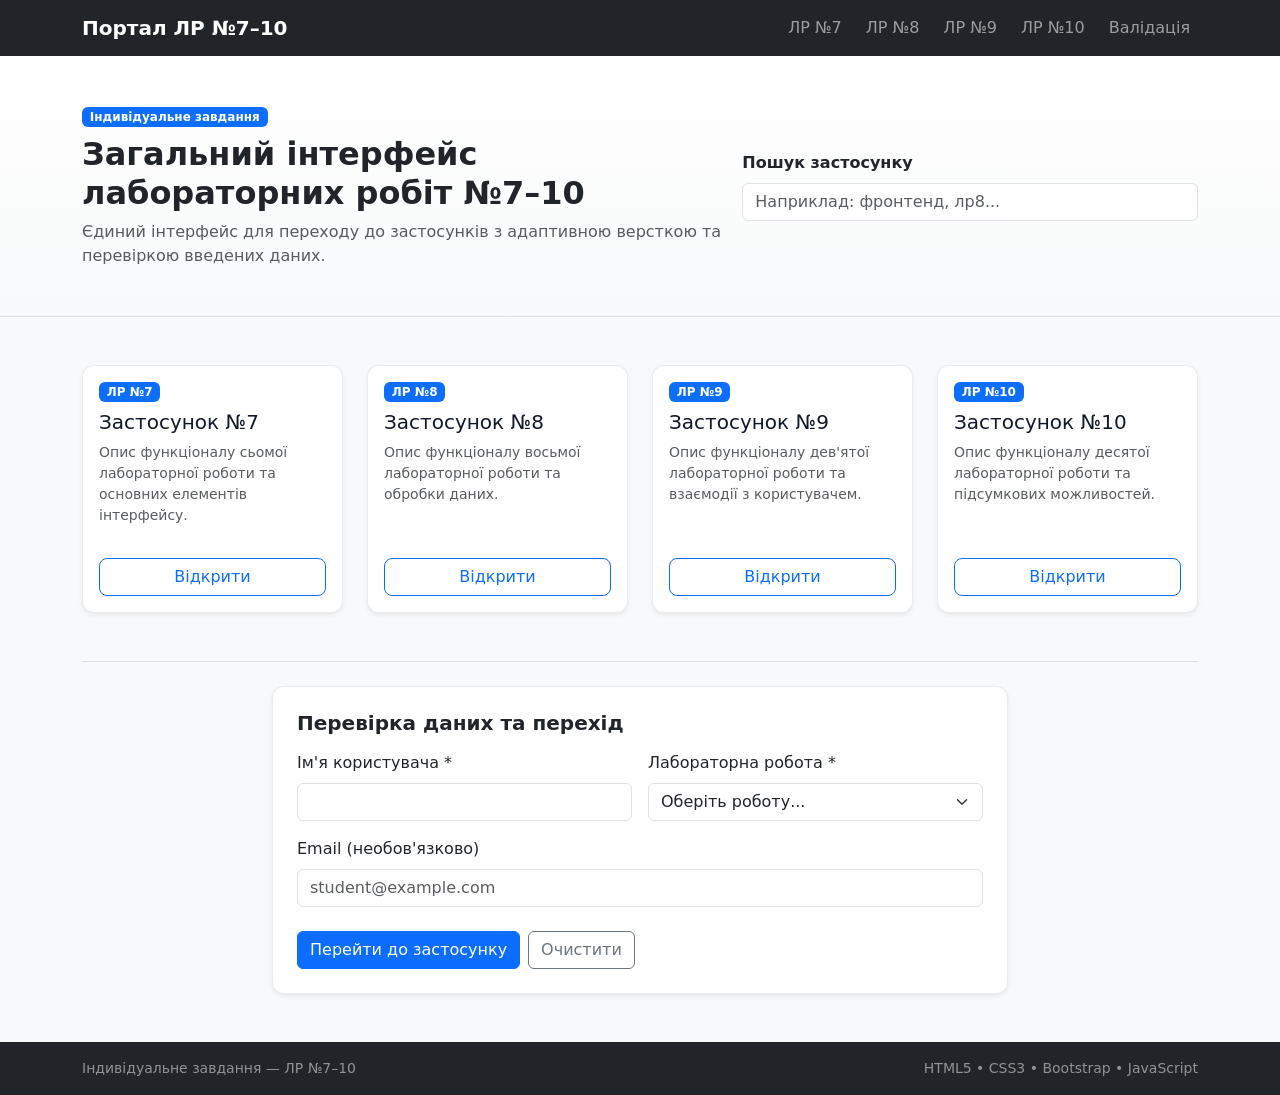
<file: індивідуальне завдання/index.html>
<!DOCTYPE html>
<html lang="uk">
<head>
  <meta charset="UTF-8" />
  <meta name="viewport" content="width=device-width, initial-scale=1.0" />
  <title>Індивідуальне завдання — Портал ЛР №7–10</title>
  <link href="https://cdn.jsdelivr.net/npm/bootstrap@5.3.3/dist/css/bootstrap.min.css" rel="stylesheet" />
  <link rel="stylesheet" href="style.css" />
</head>
<body class="bg-light d-flex flex-column min-vh-100">

  <nav class="navbar navbar-expand-lg navbar-dark bg-dark sticky-top">
    <div class="container">
      <a class="navbar-brand fw-bold" href="index.html">Портал ЛР №7–10</a>
      <button class="navbar-toggler" type="button" data-bs-toggle="collapse" data-bs-target="#mainNavbar"
        aria-controls="mainNavbar" aria-expanded="false" aria-label="Перемкнути меню">
        <span class="navbar-toggler-icon"></span>
      </button>
      <div class="collapse navbar-collapse" id="mainNavbar">
        <ul class="navbar-nav ms-auto gap-lg-2">
          <li class="nav-item"><a class="nav-link" href="лр7 фронтенд/index.html">ЛР №7</a></li>
          <li class="nav-item"><a class="nav-link" href="лр8 фронтенд/index.html">ЛР №8</a></li>
          <li class="nav-item"><a class="nav-link" href="лр9 фронтенд/index.html">ЛР №9</a></li>
          <li class="nav-item"><a class="nav-link" href="лр10 фронтенд/index.html">ЛР №10</a></li>
          <li class="nav-item"><a class="nav-link" href="#access-form">Валідація</a></li>
        </ul>
      </div>
    </div>
  </nav>

  <header class="portal-header py-4 py-md-5 bg-white border-bottom">
    <div class="container">
      <div class="row align-items-center g-3">
        <div class="col-12 col-lg-7">
          <span class="badge text-bg-primary mb-2">Індивідуальне завдання</span>
          <h1 class="h2 fw-bold mb-2">Загальний інтерфейс лабораторних робіт №7–10</h1>
          <p class="text-muted mb-0">
            Єдиний інтерфейс для переходу до застосунків з адаптивною версткою та перевіркою введених даних.
          </p>
        </div>
        <div class="col-12 col-lg-5">
          <label for="searchInput" class="form-label fw-semibold">Пошук застосунку</label>
          <input type="search" id="searchInput" class="form-control" placeholder="Наприклад: фронтенд, лр8..." />
        </div>
      </div>
    </div>
  </header>

  <main class="container my-4 my-md-5 flex-grow-1">
    <div id="labsGrid" class="row row-cols-1 row-cols-sm-2 row-cols-xl-4 g-4"></div>

    <div id="noResults" class="alert alert-secondary text-center mt-4 d-none" role="alert">
      За вашим запитом застосунків не знайдено.
    </div>

    <section id="access-form" class="mt-5 pt-4 border-top">
      <div class="row justify-content-center">
        <div class="col-12 col-lg-8">
          <div class="card shadow-sm form-card">
            <div class="card-body p-4">
              <h2 class="h5 fw-bold mb-3">Перевірка даних та перехід</h2>
              <form id="labAccessForm" novalidate>
                <div class="row g-3">
                  <div class="col-12 col-md-6">
                    <label for="userName" class="form-label">Ім'я користувача *</label>
                    <input type="text" id="userName" class="form-control" required minlength="2" maxlength="40" />
                    <div class="invalid-feedback">Введіть ім'я (від 2 до 40 символів).</div>
                  </div>
                  <div class="col-12 col-md-6">
                    <label for="labSelect" class="form-label">Лабораторна робота *</label>
                    <select id="labSelect" class="form-select" required>
                      <option value="" selected disabled>Оберіть роботу...</option>
                    </select>
                    <div class="invalid-feedback">Оберіть лабораторну роботу зі списку.</div>
                  </div>
                  <div class="col-12">
                    <label for="userEmail" class="form-label">Email (необов'язково)</label>
                    <input type="email" id="userEmail" class="form-control" placeholder="student@example.com" />
                    <div class="invalid-feedback">Вкажіть коректну адресу електронної пошти.</div>
                  </div>
                </div>

                <div class="d-flex flex-wrap gap-2 mt-4">
                  <button type="submit" class="btn btn-primary">Перейти до застосунку</button>
                  <button type="button" id="resetBtn" class="btn btn-outline-secondary">Очистити</button>
                </div>

                <div id="statusBox" class="alert alert-info mt-3 d-none" role="alert"></div>
              </form>
            </div>
          </div>
        </div>
      </div>
    </section>
  </main>

  <footer class="bg-dark text-white-50 py-3 mt-auto">
    <div class="container small d-flex flex-column flex-sm-row justify-content-between gap-2">
      <span>Індивідуальне завдання — ЛР №7–10</span>
      <span>HTML5 • CSS3 • Bootstrap • JavaScript</span>
    </div>
  </footer>

  <script src="https://cdn.jsdelivr.net/npm/bootstrap@5.3.3/dist/js/bootstrap.bundle.min.js"></script>
  <script src="script.js"></script>
</body>
</html>
</file>
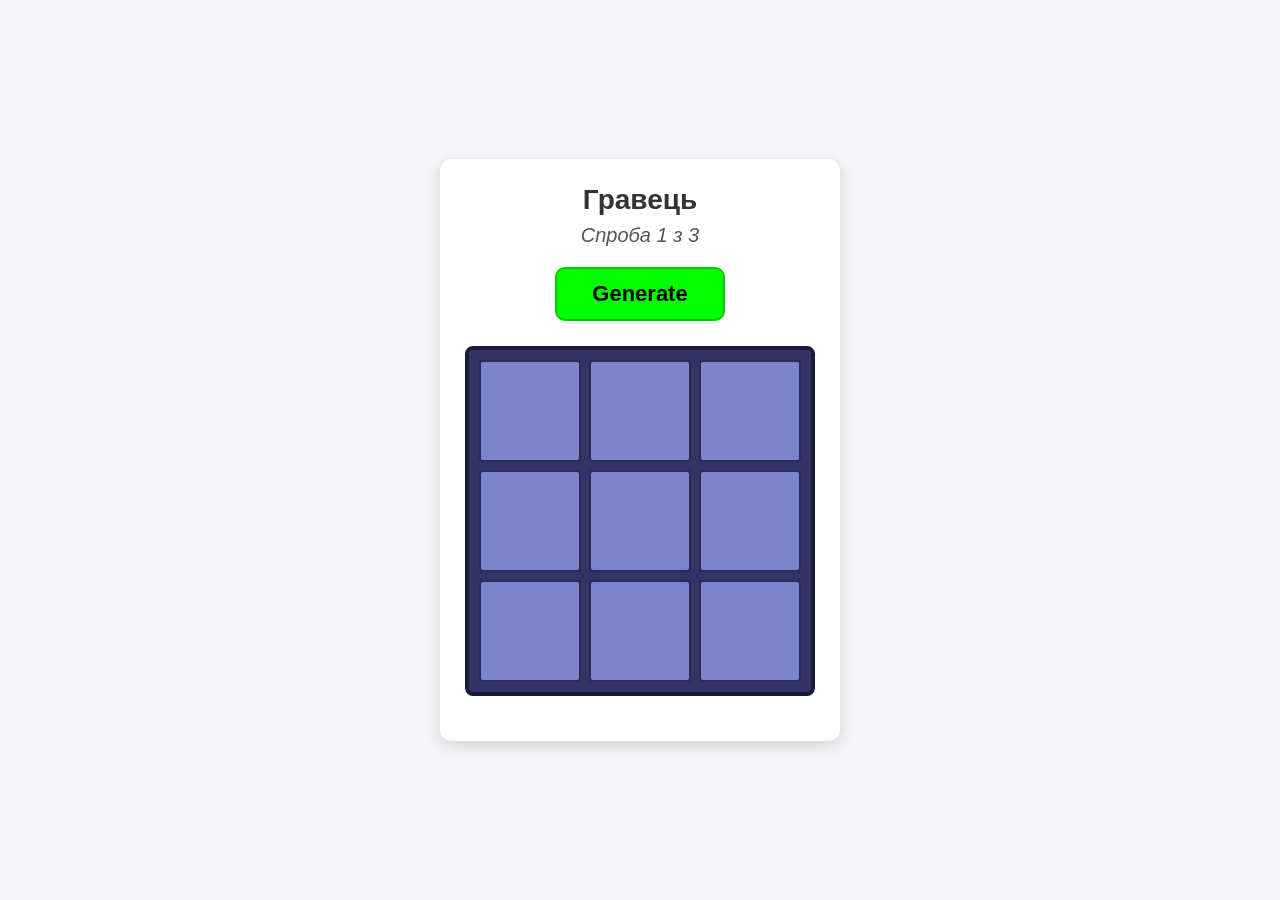
<file: індивідуальне завдання/лр10 фронтенд/index.html>
<!DOCTYPE html>
<html lang="uk">
<head>
    <meta charset="UTF-8">
    <meta name="viewport" content="width=device-width, initial-scale=1.0">
    <title>Гра «Однорукий бандит»</title>
    <link rel="stylesheet" href="style.css">
</head>
<body>

    <div class="slot-machine">
        <h1 id="user-name">User</h1>
        <div id="attempts-info" class="attempts">Спроба 1 з 3</div>
        
        <button id="generate-btn">Generate</button>

        <div class="grid" id="grid">
            <!-- 9 ячеек (3х3) -->
            <div class="cell" id="c0"></div>
            <div class="cell" id="c1"></div>
            <div class="cell" id="c2"></div>
            <div class="cell" id="c3"></div>
            <div class="cell" id="c4"></div>
            <div class="cell" id="c5"></div>
            <div class="cell" id="c6"></div>
            <div class="cell" id="c7"></div>
            <div class="cell" id="c8"></div>
        </div>

        <div id="message" class="message"></div>
    </div>

    <script src="script.js"></script>
</body>
</html>
</file>
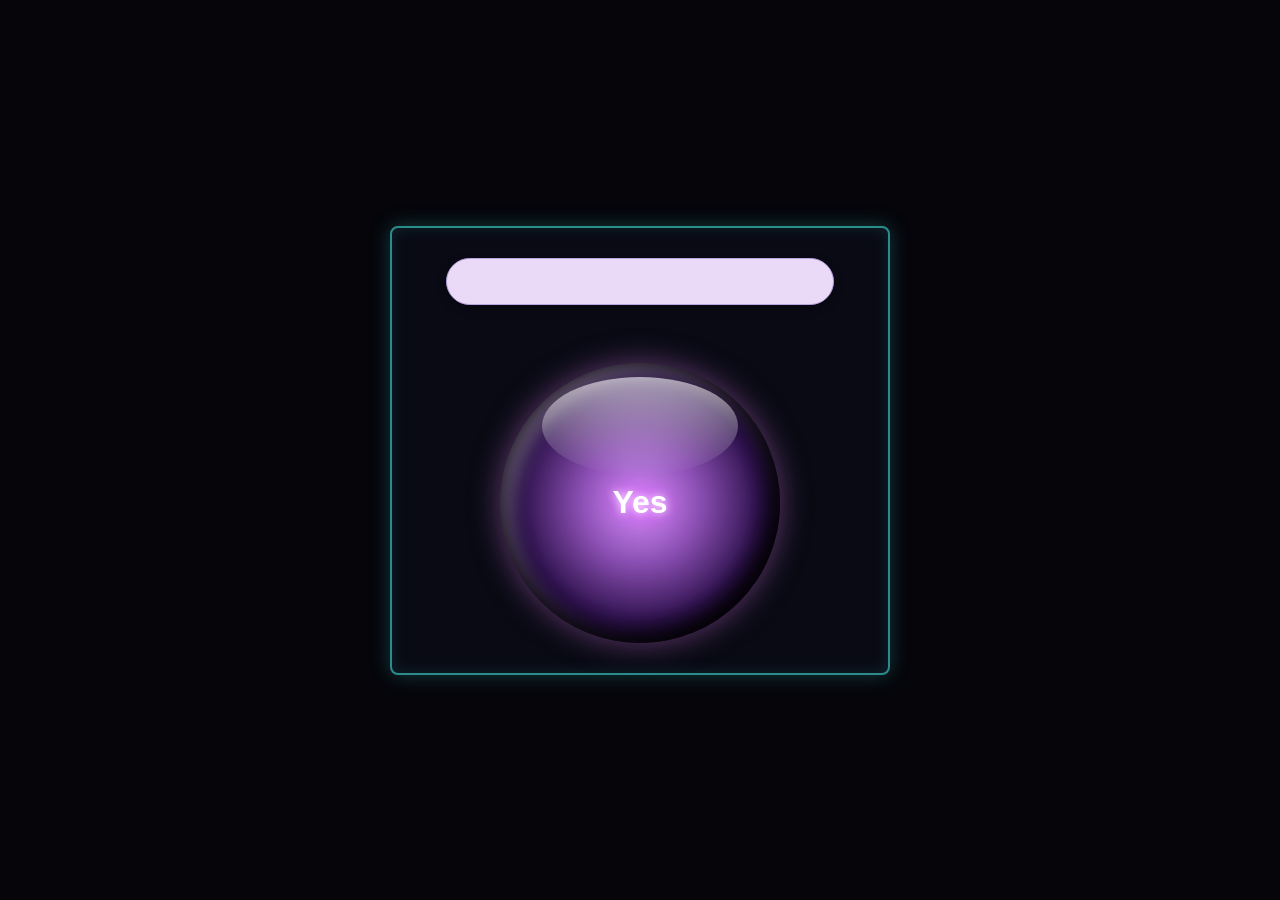
<file: індивідуальне завдання/лр7 фронтенд/index.html>
<!DOCTYPE html>
<html lang="uk">
<head>
    <meta charset="UTF-8">
    <meta name="viewport" content="width=device-width, initial-scale=1.0">
    <title>Лабораторна робота №7 — Магічна куля</title>
    <link rel="stylesheet" href="style.css">
</head>
<body>
    <script src="script.js"></script>
</body>
</html>
</file>
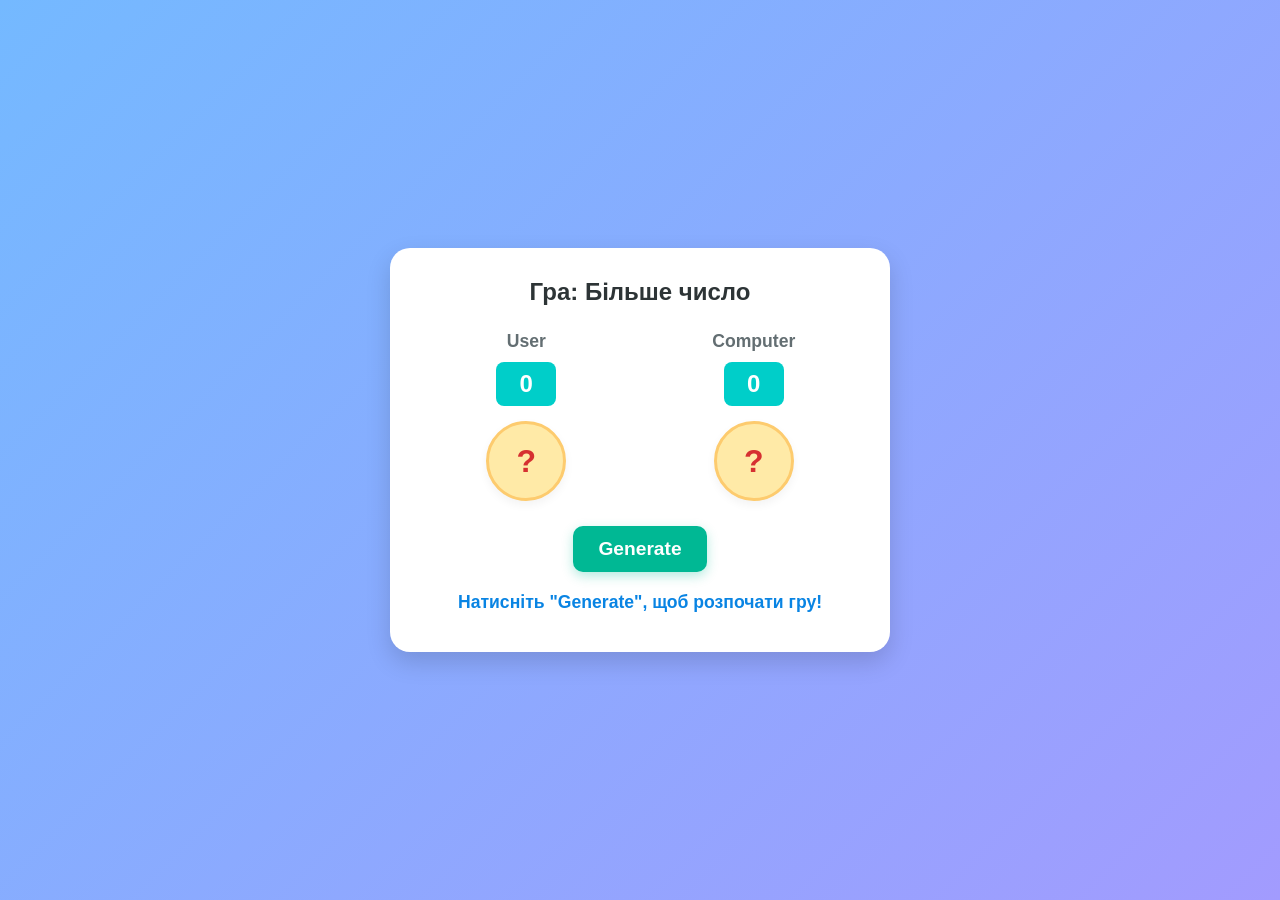
<file: індивідуальне завдання/лр8 фронтенд/index.html>
<!DOCTYPE html>
<html lang="uk">
<head>
    <meta charset="UTF-8">
    <meta name="viewport" content="width=device-width, initial-scale=1.0">
    <title>Лабораторна робота № 8 - Гра «Більше число»</title>
    <link rel="stylesheet" href="style.css">
</head>
<body>

    <div class="container">
        <h1 id="title">Гра: Більше число</h1>
        
        <div class="game-area">
            <div class="player-card">
                <div class="player-name" id="userNameLabel">User</div>
                <div class="score-box" id="userScore">0</div>
                <div class="number-circle" id="userNumber">?</div>
            </div>

            <div class="player-card">
                <div class="player-name">Computer</div>
                <div class="score-box" id="computerScore">0</div>
                <div class="number-circle" id="computerNumber">?</div>
            </div>
        </div>

        <button class="btn-generate" id="generateBtn">Generate</button>
        
        <div id="message">Натисніть "Generate", щоб розпочати гру!</div>
        
        <button class="reset-btn" id="resetBtn">Грати знову</button>
    </div>

    <script src="script.js"></script>
</body>
</html>
</file>
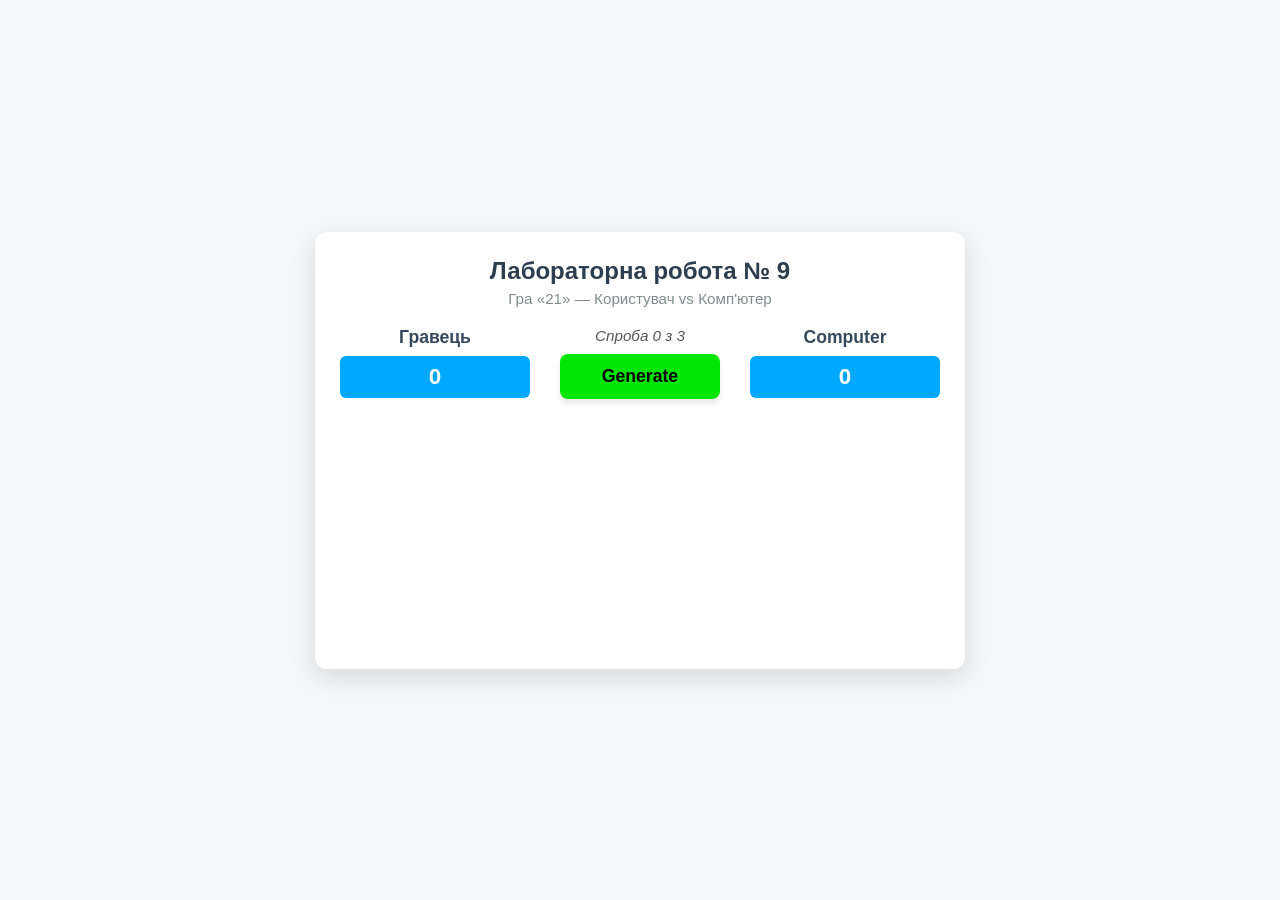
<file: індивідуальне завдання/лр9 фронтенд/index.html>
<!DOCTYPE html>
<html lang="uk">
<head>
    <meta charset="UTF-8">
    <meta name="viewport" content="width=device-width, initial-scale=1.0">
    <title>Лабораторна робота №9 — Гра «21»</title>
    <link rel="stylesheet" href="style.css">
</head>
<body>

    <div class="game-container">
        <h1>Лабораторна робота № 9</h1>
        <div class="subtitle">Гра «21» — Користувач vs Комп'ютер</div>

        <div class="game-board">
            <div class="player-box">
                <div class="player-name" id="user-name-label">User</div>
                <div class="score-badge" id="user-score">0</div>
            </div>

            <div class="center-controls">
                <div class="attempt-info" id="attempt-label">Спроба 0 з 3</div>
                <button class="btn-generate" id="btn-generate">Generate</button>
            </div>

            <div class="player-box">
                <div class="player-name">Computer</div>
                <div class="score-badge" id="computer-score">0</div>
            </div>
        </div>

        <div class="cards-display">
            <div class="card black" id="user-card" style="visibility: hidden;">
                <div class="card-corner top-left">
                    <span class="card-value">?</span>
                    <span class="card-suit">♠</span>
                </div>
                <div class="card-center card-suit">♠</div>
                <div class="card-corner bottom-right">
                    <span class="card-value">?</span>
                    <span class="card-suit">♠</span>
                </div>
            </div>

            <div class="card red" id="computer-card" style="visibility: hidden;">
                <div class="card-corner top-left">
                    <span class="card-value">?</span>
                    <span class="card-suit">♥</span>
                </div>
                <div class="card-center card-suit">♥</div>
                <div class="card-corner bottom-right">
                    <span class="card-value">?</span>
                    <span class="card-suit">♥</span>
                </div>
            </div>
        </div>

        <div class="result-message" id="result-message"></div>
        <button class="btn-reset" id="btn-reset" onclick="location.reload()">Зіграти ще раз</button>
    </div>

    <script src="script.js"></script>
</body>
</html>
</file>
<file: індивідуальне завдання/style.css>
:root {
  --card-radius: 0.75rem;
  --accent-color: #0d6efd;
}

html {
  scroll-behavior: smooth;
}

body {
  font-family: system-ui, -apple-system, "Segoe UI", Roboto, sans-serif;
  overflow-x: hidden;
}

section[id] {
  scroll-margin-top: 76px;
}

.portal-header {
  background: linear-gradient(180deg, #ffffff 0%, #f8f9fa 100%);
}

.lab-item .card,
.form-card {
  border-radius: var(--card-radius);
  border: 1px solid rgba(0, 0, 0, 0.08);
  transition: transform 0.2s ease, box-shadow 0.2s ease;
}

.lab-item .card-title {
  color: #111827;
}

.lab-item .btn {
  border-radius: 0.5rem;
  font-weight: 500;
}

@media (hover: hover) {
  .lab-item .card:hover {
    transform: translateY(-4px);
    box-shadow: 0 0.65rem 1.25rem rgba(13, 110, 253, 0.12) !important;
  }
}

@media (max-width: 767.98px) {
  .portal-header h1 {
    font-size: 1.5rem;
  }
}

@media (max-width: 575.98px) {
  .card-body {
    padding: 1rem;
  }

  .d-flex.flex-wrap.gap-2 .btn {
    width: 100%;
  }
}
</file>
<file: індивідуальне завдання/лр10 фронтенд/style.css>
* {
    box-sizing: border-box;
    margin: 0;
    padding: 0;
}

body {
    font-family: Arial, sans-serif;
    background-color: #f4f4f9;
    display: flex;
    justify-content: center;
    align-items: center;
    min-height: 100vh;
    padding: 20px;
}

.slot-machine {
    display: flex;
    flex-direction: column;
    align-items: center;
    background: #ffffff;
    padding: 25px;
    border-radius: 12px;
    box-shadow: 0 4px 15px rgba(0, 0, 0, 0.15);
    max-width: 400px;
    width: 100%;
}

#user-name {
    font-size: 28px;
    margin-bottom: 8px;
    color: #333;
}

.attempts {
    font-size: 20px;
    font-style: italic;
    margin-bottom: 20px;
    color: #555;
}

#generate-btn {
    background-color: #00ff00;
    color: #000;
    font-size: 22px;
    font-weight: bold;
    padding: 12px 35px;
    border: 2px solid #00cc00;
    border-radius: 10px;
    cursor: pointer;
    margin-bottom: 25px;
    transition: background-color 0.2s, transform 0.1s;
}

#generate-btn:hover {
    background-color: #00e600;
}

#generate-btn:active {
    transform: scale(0.97);
}

#generate-btn:disabled {
    background-color: #ccc;
    border-color: #aaa;
    cursor: not-allowed;
}

.grid {
    display: grid;
    grid-template-columns: repeat(3, 1fr);
    gap: 8px;
    background-color: #333366;
    padding: 10px;
    border: 4px solid #1a1a3a;
    border-radius: 8px;
    width: 100%;
    aspect-ratio: 1; /* Сохраняет квадратную форму */
}

.cell {
    background-color: #7b84cc;
    border: 2px solid #2a2a55;
    border-radius: 4px;
    display: flex;
    justify-content: center;
    align-items: center;
    font-size: 50px;
    user-select: none;
    overflow: hidden;
}

.cell img {
    width: 80%;
    height: 80%;
    object-fit: contain;
}

.message {
    margin-top: 20px;
    font-size: 20px;
    font-weight: bold;
    text-align: center;
}

.message.win {
    color: #2e7d32;
}

.message.lose {
    color: #c62828;
}

@media (max-width: 480px) {
    .slot-machine {
        padding: 15px;
    }

    #user-name {
        font-size: 24px;
    }

    .attempts {
        font-size: 18px;
    }

    #generate-btn {
        font-size: 18px;
        padding: 10px 25px;
    }

    .cell {
        font-size: 38px;
    }
}
</file>
<file: індивідуальне завдання/лр7 фронтенд/style.css>
* {
    box-sizing: border-box;
    margin: 0;
    padding: 0;
    font-family: 'Segoe UI', Tahoma, Geneva, Verdana, sans-serif;
}

body {
    min-height: 100vh;
    background-color: #05050a;
    display: flex;
    justify-content: center;
    align-items: center;
    padding: 20px;
}

.card-container {
    width: 100%;
    max-width: 500px;
    background: #090a14;
    border: 2px solid #2a8d8c;
    box-shadow: 0 0 20px rgba(42, 141, 140, 0.4), inset 0 0 15px rgba(42, 141, 140, 0.2);
    border-radius: 8px;
    padding: 30px 20px;
    display: flex;
    flex-direction: column;
    align-items: center;
    gap: 30px;
}

.input-wrapper {
    width: 100%;
    display: flex;
    flex-direction: column;
    align-items: center;
}

.question-input {
    width: 85%;
    padding: 12px 20px;
    border-radius: 25px;
    border: 1px solid #b8a3e0;
    background: #eadaf7;
    color: #1a0933;
    font-size: 1.1rem;
    text-align: center;
    outline: none;
    box-shadow: 0 4px 10px rgba(0, 0, 0, 0.3);
    transition: all 0.3s ease;
}

.question-input:focus {
    box-shadow: 0 0 15px rgba(218, 180, 252, 0.8);
    background: #f3e9fc;
}

.error-message {
    color: #ff5555;
    font-size: 0.9rem;
    margin-top: 8px;
    height: 20px;
    text-align: center;
    visibility: hidden;
    opacity: 0;
    transition: opacity 0.3s ease;
}

.error-message.visible {
    visibility: visible;
    opacity: 1;
}

.ball-container {
    position: relative;
    width: 280px;
    height: 280px;
    border-radius: 50%;
    cursor: pointer;
    display: flex;
    justify-content: center;
    align-items: center;
    background: radial-gradient(circle at 50% 50%, #d896ff 0%, #8b4fb3 30%, #2e124d 60%, #0d041a 90%);
    box-shadow: 
        0 0 30px rgba(186, 104, 200, 0.5),
        inset 0 0 25px rgba(0, 0, 0, 0.9),
        inset -10px -10px 20px rgba(0, 0, 0, 0.8),
        inset 10px 10px 20px rgba(255, 255, 255, 0.4);
    user-select: none;
    transition: transform 0.2s ease, box-shadow 0.3s ease;
}

.ball-container:hover {
    transform: scale(1.02);
    box-shadow: 
        0 0 40px rgba(218, 138, 232, 0.7),
        inset 0 0 25px rgba(0, 0, 0, 0.9),
        inset -10px -10px 20px rgba(0, 0, 0, 0.8),
        inset 10px 10px 20px rgba(255, 255, 255, 0.5);
}

.ball-container::before {
    content: '';
    position: absolute;
    top: 5%;
    left: 15%;
    width: 70%;
    height: 35%;
    border-radius: 50%;
    background: linear-gradient(to bottom, rgba(255,255,255,0.6) 0%, rgba(255,255,255,0) 100%);
    pointer-events: none;
}

.answer-text {
    color: #ffffff;
    font-size: 2rem;
    font-weight: bold;
    text-shadow: 
        0 0 10px #ffffff,
        0 0 20px #e040fb,
        0 0 30px #e040fb;
    text-align: center;
    padding: 0 15px;
    z-index: 2;
    opacity: 1;
    transition: opacity 0.4s ease;
}

@keyframes shake {
    0% { transform: translate(0, 0) rotate(0deg); }
    20% { transform: translate(-10px, 5px) rotate(-5deg); }
    40% { transform: translate(10px, -5px) rotate(5deg); }
    60% { transform: translate(-10px, -5px) rotate(-3deg); }
    80% { transform: translate(10px, 5px) rotate(3deg); }
    100% { transform: translate(0, 0) rotate(0deg); }
}

.shaking {
    animation: shake 0.5s ease-in-out;
}

@media (max-width: 480px) {
    .card-container {
        padding: 20px 10px;
    }
    .ball-container {
        width: 220px;
        height: 220px;
    }
    .answer-text {
        font-size: 1.5rem;
    }
    .question-input {
        width: 95%;
        font-size: 1rem;
    }
}
</file>
<file: індивідуальне завдання/лр8 фронтенд/style.css>
* {
    box-sizing: border-box;
    margin: 0;
    padding: 0;
    font-family: 'Segoe UI', Tahoma, Geneva, Verdana, sans-serif;
}

body {
    background: linear-gradient(135deg, #74b9ff, #a29bfe);
    min-height: 100vh;
    display: flex;
    flex-direction: column;
    align-items: center;
    justify-content: center;
    padding: 20px;
    color: #2d3436;
}

.container {
    background: #ffffff;
    padding: 30px;
    border-radius: 20px;
    box-shadow: 0 10px 25px rgba(0,0,0,0.15);
    max-width: 500px;
    width: 100%;
    text-align: center;
}

h1 {
    font-size: 1.5rem;
    margin-bottom: 20px;
    color: #2d3436;
}

.game-area {
    display: flex;
    justify-content: space-around;
    align-items: center;
    margin: 25px 0;
    gap: 15px;
}

.player-card {
    flex: 1;
    display: flex;
    flex-direction: column;
    align-items: center;
}

.player-name {
    font-weight: bold;
    font-size: 1.1rem;
    margin-bottom: 10px;
    color: #636e72;
    word-break: break-all;
}

.score-box {
    background-color: #00cec9;
    color: white;
    font-size: 1.5rem;
    font-weight: bold;
    padding: 8px 20px;
    border-radius: 8px;
    margin-bottom: 15px;
    min-width: 60px;
}

.number-circle {
    width: 80px;
    height: 80px;
    background-color: #ffeaa7;
    border: 3px solid #fdcb6e;
    border-radius: 50%;
    display: flex;
    align-items: center;
    justify-content: center;
    font-size: 2rem;
    font-weight: bold;
    color: #d63031;
    box-shadow: 0 4px 10px rgba(0,0,0,0.05);
}

.btn-generate {
    background-color: #00b894;
    color: white;
    border: none;
    padding: 12px 25px;
    font-size: 1.2rem;
    font-weight: bold;
    border-radius: 10px;
    cursor: pointer;
    transition: background 0.2s, transform 0.1s;
    box-shadow: 0 4px 12px rgba(0, 184, 148, 0.3);
}

.btn-generate:hover {
    background-color: #019875;
}

.btn-generate:active {
    transform: scale(0.96);
}

.btn-generate:disabled {
    background-color: #b2bec3;
    cursor: not-allowed;
    box-shadow: none;
}

#message {
    margin-top: 20px;
    font-size: 1.1rem;
    font-weight: 600;
    min-height: 30px;
    color: #0984e3;
}

.reset-btn {
    display: none;
    margin: 15px auto 0;
    background-color: #e17055;
    color: white;
    border: none;
    padding: 8px 16px;
    font-size: 1rem;
    border-radius: 6px;
    cursor: pointer;
}

.reset-btn:hover {
    background-color: #d63031;
}

@media (max-width: 400px) {
    .game-area {
        flex-direction: column;
    }
    .number-circle {
        width: 65px;
        height: 65px;
        font-size: 1.6rem;
    }
}
</file>
<file: індивідуальне завдання/лр9 фронтенд/style.css>
* {
    box-sizing: border-box;
    margin: 0;
    padding: 0;
    font-family: 'Segoe UI', Tahoma, Geneva, Verdana, sans-serif;
}

body {
    background-color: #f4f6f9;
    display: flex;
    justify-content: center;
    align-items: center;
    min-height: 100vh;
    padding: 20px;
}

.game-container {
    background-color: #ffffff;
    border-radius: 12px;
    box-shadow: 0 8px 24px rgba(0, 0, 0, 0.12);
    padding: 25px;
    max-width: 650px;
    width: 100%;
    text-align: center;
}

h1 {
    font-size: 1.5rem;
    margin-bottom: 5px;
    color: #2c3e50;
}

.subtitle {
    font-size: 0.95rem;
    color: #7f8c8d;
    margin-bottom: 20px;
}

.game-board {
    display: flex;
    justify-content: space-between;
    align-items: center;
    gap: 15px;
    margin-bottom: 25px;
    flex-wrap: wrap;
}

.player-box {
    flex: 1;
    min-width: 120px;
}

.player-name {
    font-weight: bold;
    font-size: 1.1rem;
    margin-bottom: 8px;
    color: #34495e;
    word-break: break-word;
}

.score-badge {
    background-color: #00a8ff;
    color: #ffffff;
    font-size: 1.4rem;
    font-weight: bold;
    padding: 8px 15px;
    border-radius: 6px;
    transition: all 0.3s ease;
}

.center-controls {
    flex: 1;
    display: flex;
    flex-direction: column;
    align-items: center;
    min-width: 140px;
}

.attempt-info {
    font-style: italic;
    font-size: 0.95rem;
    color: #555;
    margin-bottom: 10px;
}

.btn-generate {
    background-color: #00e600;
    color: #000000;
    font-size: 1.1rem;
    font-weight: bold;
    border: none;
    padding: 12px 24px;
    border-radius: 8px;
    cursor: pointer;
    box-shadow: 0 4px 6px rgba(0,0,0,0.1);
    transition: transform 0.1s ease, background-color 0.3s ease;
    width: 100%;
    max-width: 160px;
}

.btn-generate:hover:not(:disabled) {
    background-color: #00cc00;
    transform: translateY(-2px);
}

.btn-generate:active:not(:disabled) {
    transform: translateY(1px);
}

.btn-generate:disabled {
    background-color: #bdc3c7;
    cursor: not-allowed;
    color: #7f8c8d;
}

.cards-display {
    display: flex;
    justify-content: space-around;
    align-items: center;
    gap: 20px;
    margin-top: 15px;
    min-height: 220px;
}

.card {
    width: 130px;
    height: 190px;
    background-color: #ffffff;
    border: 2px solid #333333;
    border-radius: 10px;
    box-shadow: 0 4px 10px rgba(0,0,0,0.15);
    display: flex;
    flex-direction: column;
    justify-content: space-between;
    padding: 10px;
    position: relative;
    font-family: 'Georgia', serif;
    user-select: none;
    transition: transform 0.4s ease, box-shadow 0.3s ease;
}

.card.red {
    color: #d63031;
}

.card.black {
    color: #2d3436;
}

.card-corner {
    display: flex;
    flex-direction: column;
    align-items: center;
    font-size: 1.1rem;
    font-weight: bold;
    line-height: 1;
}

.card-corner.bottom-right {
    transform: rotate(180deg);
}

.card-center {
    font-size: 2.5rem;
    text-align: center;
}

.result-message {
    margin-top: 20px;
    font-size: 1.3rem;
    font-weight: bold;
    padding: 12px;
    border-radius: 8px;
    display: none;
}

.btn-reset {
    margin-top: 15px;
    background-color: #3498db;
    color: white;
    border: none;
    padding: 8px 18px;
    font-size: 0.95rem;
    border-radius: 6px;
    cursor: pointer;
    display: none;
}

.btn-reset:hover {
    background-color: #2980b9;
}

@media (max-width: 480px) {
    .game-board {
        flex-direction: column;
    }

    .cards-display {
        gap: 10px;
    }

    .card {
        width: 100px;
        height: 150px;
        padding: 6px;
    }

    .card-center {
        font-size: 1.8rem;
    }
}
</file>
